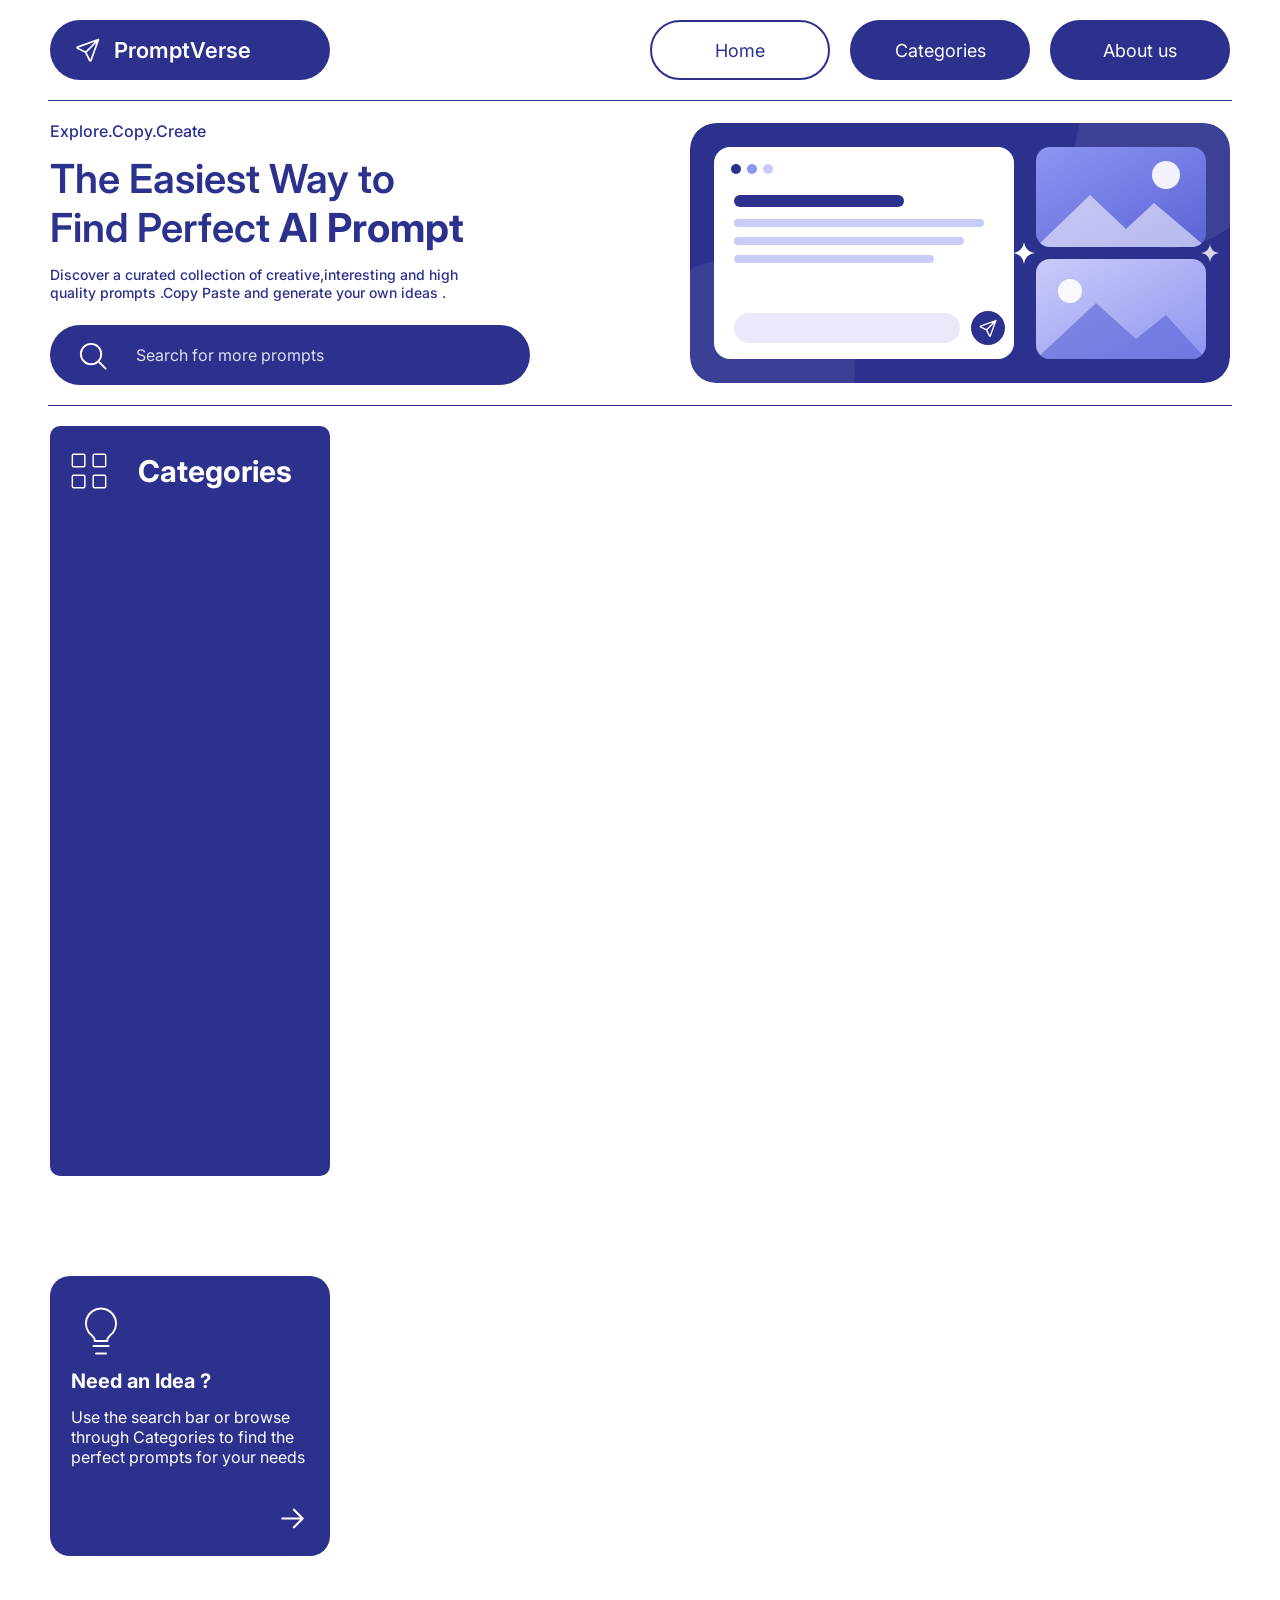
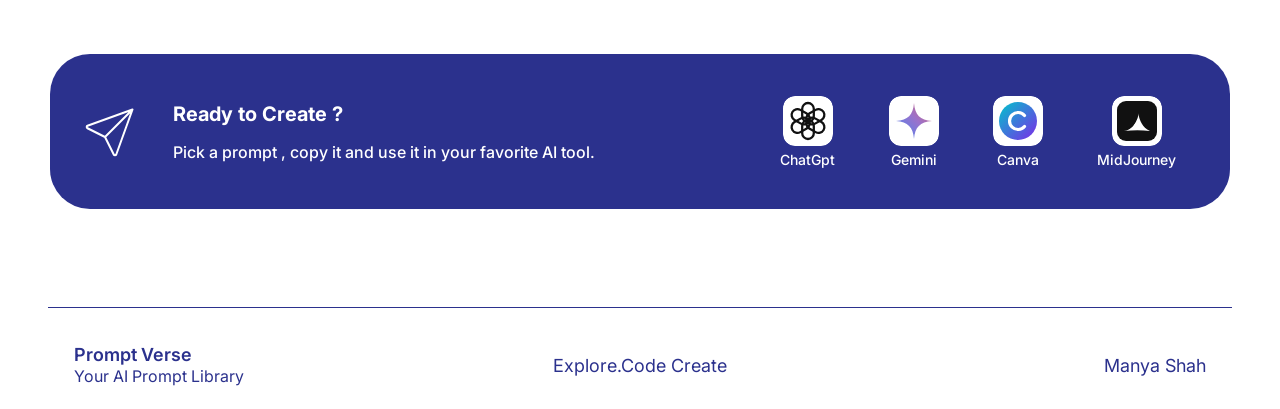
<file: index.html>
<!DOCTYPE html>
<html lang="en">
<head>
<meta charset="utf-8">
<meta name="viewport" content="width=device-width, initial-scale=1">
<title>PromptVerse – Find Perfect AI Prompt</title>
<meta name="description" content="Discover a curated collection of creative, interesting and high quality AI prompts. Copy, paste and generate your own ideas.">
<meta name="theme-color" content="#2b318d">
<link rel="icon" href="assets/favicon.svg" type="image/svg+xml">
<link rel="preconnect" href="https://fonts.googleapis.com">
<link rel="preconnect" href="https://fonts.gstatic.com" crossorigin>
<link rel="stylesheet" href="https://fonts.googleapis.com/css2?family=Inter:wght@400;500;600;700&display=swap">
<link rel="stylesheet" href="css/styles.css">
</head>
<body data-page="home">
<a class="skip" href="#main">Skip to content</a>
<header data-component="header"></header>
<div class="rule"></div>
<main id="main">
  <section class="wrap hero" aria-labelledby="hero-title">
    <div>
      <p class="eyebrow">Explore.Copy.Create</p>
      <h1 id="hero-title">The Easiest Way to<br>Find Perfect <span class="accent">AI Prompt</span></h1>
      <p class="lead">Discover a curated collection of creative,interesting and high quality prompts .Copy Paste and generate your own ideas .</p>
      <form class="search" id="search-form" role="search">
        <label class="sr" for="q">Search for more prompts</label>
        <svg class="icon" aria-hidden="true" focusable="false"><use href="#i-search"/></svg>
        <input id="q" type="search" placeholder="Search for more prompts" autocomplete="off">
      </form>
    </div>
    <div class="hero-art"><img src="assets/images/hero/hero-home.svg" alt="Illustration of an AI prompt window next to generated pictures" width="540" height="260"></div>
  </section>
  <div class="rule"></div>
  <div class="wrap layout">
    <aside class="side">
      <nav class="panel cat-panel" aria-labelledby="cat-title">
        <div class="panel-head"><svg class="icon" aria-hidden="true" focusable="false"><use href="#i-dash"/></svg><h2 id="cat-title">Categories</h2></div>
      </nav>
      <div data-component="idea"></div>
    </aside>
    <section class="home-main" aria-label="Main content"></section>
  </div>
  <div data-component="cta"></div>
</main>
<footer data-component="footer"></footer>
<script src="js/config.js"></script>
<script src="js/data.js"></script>
<script src="js/prompts.js"></script>
<script src="js/components.js"></script>
<script src="js/app.js"></script>
</body>
</html>
</file>
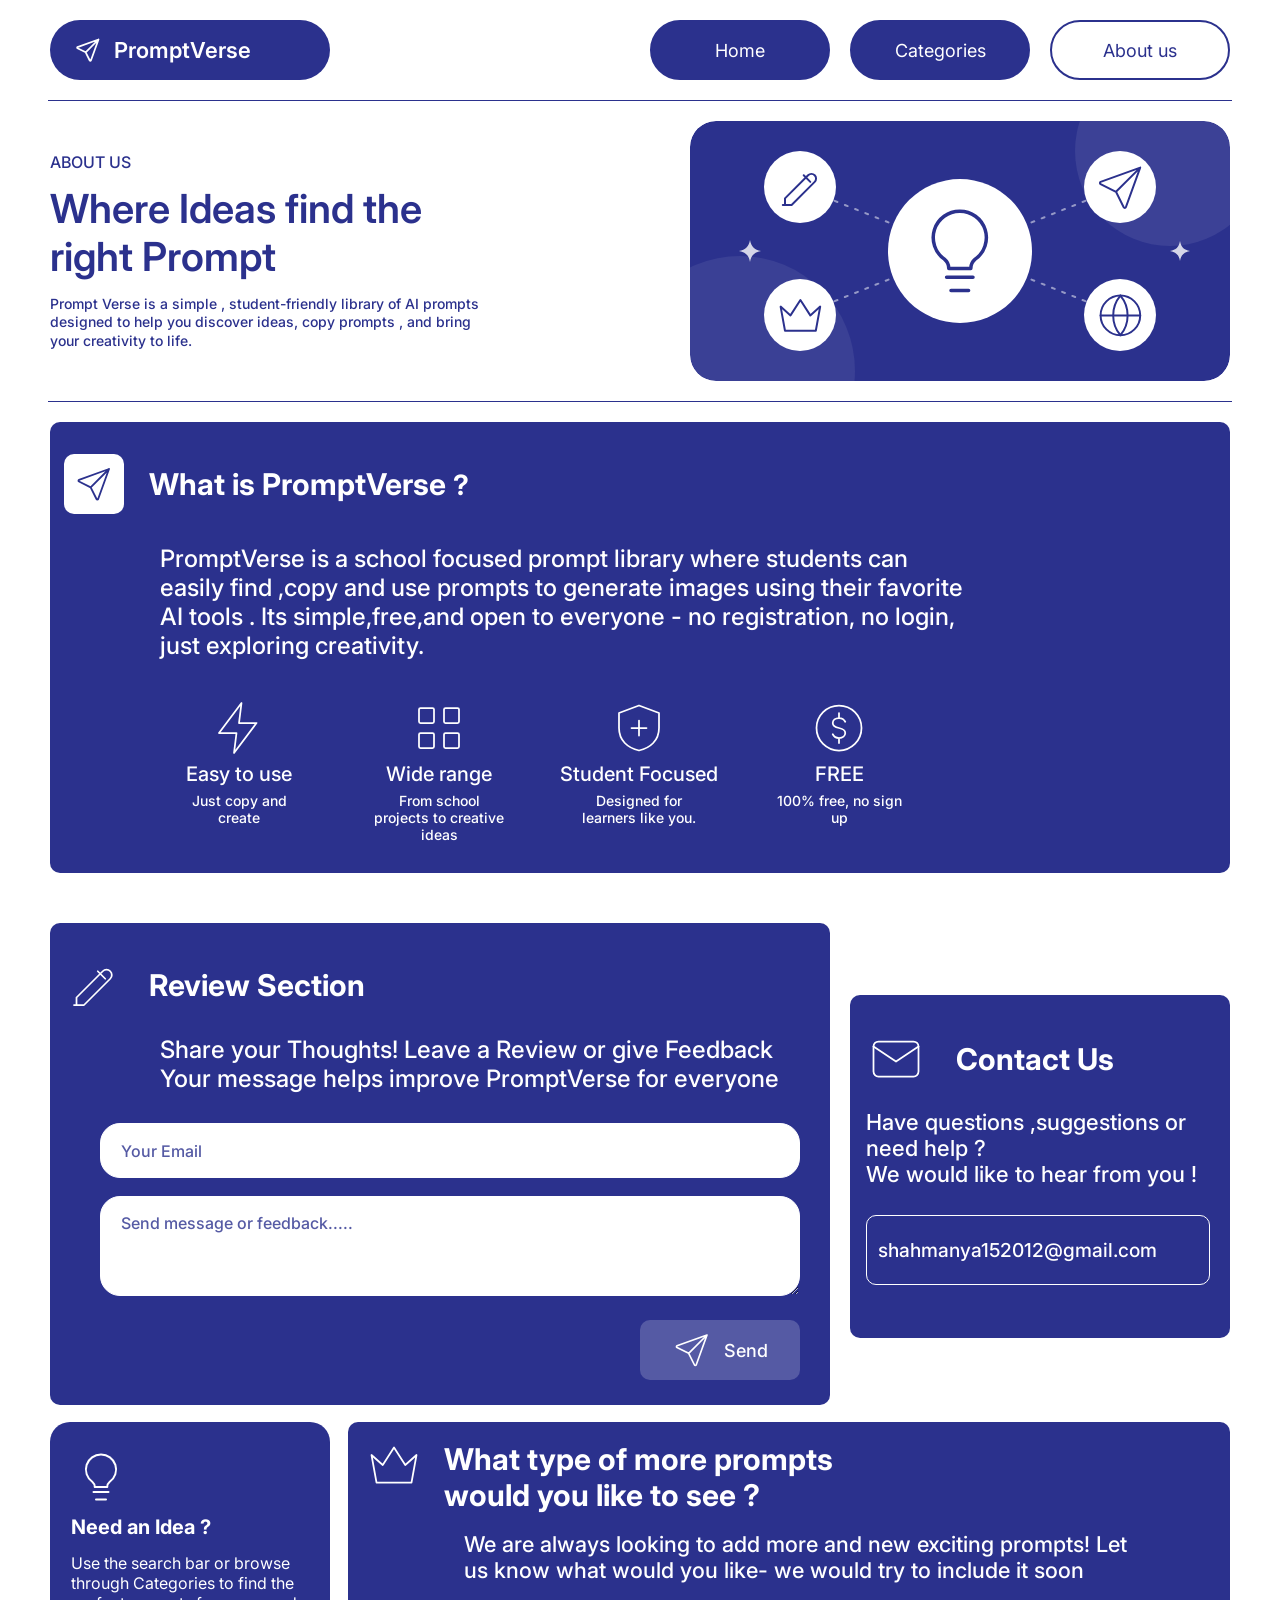
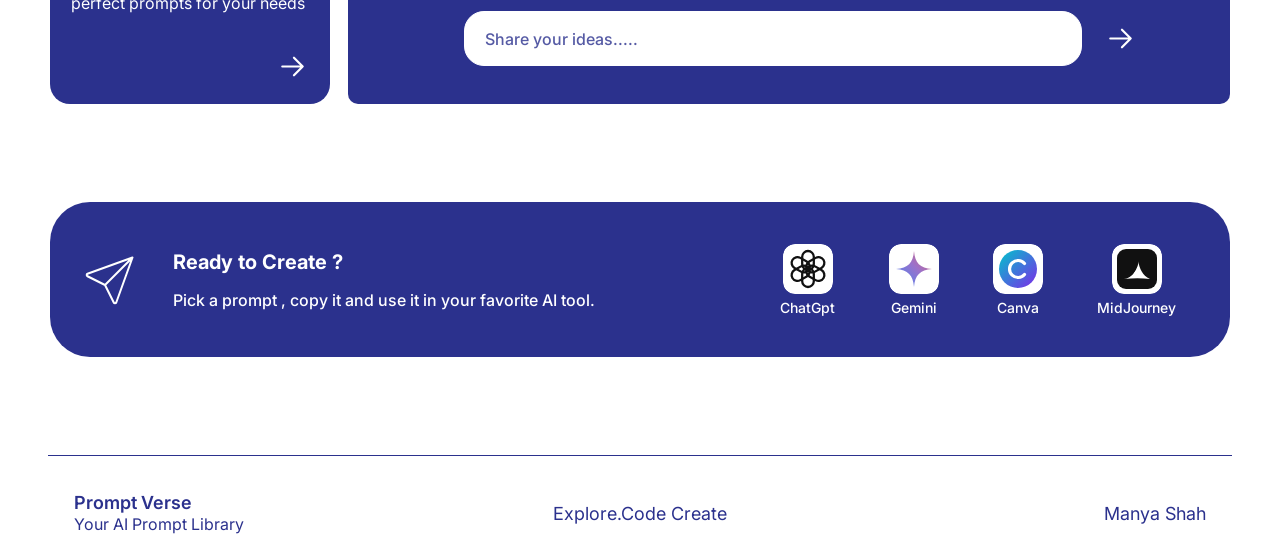
<file: about.html>
<!DOCTYPE html>
<html lang="en">
<head>
<meta charset="utf-8">
<meta name="viewport" content="width=device-width, initial-scale=1">
<title>About us – PromptVerse</title>
<meta name="description" content="PromptVerse is a simple, student-friendly library of AI prompts. Free, no sign up.">
<meta name="theme-color" content="#2b318d">
<link rel="icon" href="assets/favicon.svg" type="image/svg+xml">
<link rel="preconnect" href="https://fonts.googleapis.com">
<link rel="preconnect" href="https://fonts.gstatic.com" crossorigin>
<link rel="stylesheet" href="https://fonts.googleapis.com/css2?family=Inter:wght@400;500;600;700&display=swap">
<link rel="stylesheet" href="css/styles.css">
</head>
<body data-page="about">
<a class="skip" href="#main">Skip to content</a>
<header data-component="header"></header>
<div class="rule"></div>
<main id="main">
  <section class="wrap hero about" aria-labelledby="about-title">
    <div>
      <p class="eyebrow">ABOUT US</p>
      <h1 class="page-title" id="about-title">Where Ideas find the<br>right Prompt</h1>
      <p class="lead">Prompt Verse is a simple , student-friendly library of AI prompts designed to help you discover ideas, copy prompts , and bring your creativity to life.</p>
    </div>
    <div class="hero-art"><img src="assets/images/hero/hero-about.svg" alt="Illustration of a light bulb surrounded by creative tools" width="540" height="260"></div>
  </section>
  <div class="rule"></div>
  <div class="wrap stack">
    <section class="panel what" aria-labelledby="what-title">
      <div class="what-head"><span class="tile"><svg class="icon" aria-hidden="true" focusable="false"><use href="#i-send"/></svg></span><h2 id="what-title">What is PromptVerse <small>?</small></h2></div>
      <p>PromptVerse is a school focused prompt library where students can easily find ,copy and use prompts to generate images using their favorite AI tools . Its simple,free,and open to everyone - no registration, no login, just exploring creativity.</p>
      <ul class="features">
        <li><svg class="icon" aria-hidden="true" focusable="false"><use href="#i-bolt"/></svg><strong>Easy to use</strong><span>Just copy and create</span></li>
        <li><svg class="icon" aria-hidden="true" focusable="false"><use href="#i-dash"/></svg><strong>Wide range</strong><span>From school projects to creative ideas</span></li>
        <li><svg class="icon" aria-hidden="true" focusable="false"><use href="#i-shield"/></svg><strong>Student Focused</strong><span>Designed for learners like you.</span></li>
        <li><svg class="icon" aria-hidden="true" focusable="false"><use href="#i-coin"/></svg><strong>FREE</strong><span>100% free, no sign up</span></li>
      </ul>
    </section>
    <div class="row-2">
      <section class="panel review" id="review" aria-labelledby="review-title">
        <div class="sec-head"><svg class="icon" aria-hidden="true" focusable="false"><use href="#i-edit"/></svg><h2 id="review-title">Review Section</h2></div>
        <p class="intro">Share your Thoughts! Leave a Review or give Feedback Your message helps improve PromptVerse for everyone</p>
        <form class="form" id="review-form" novalidate>
          <input type="text" name="_honey" tabindex="-1" autocomplete="off" aria-hidden="true" style="position:absolute;left:-9999px">
          <div class="field"><label class="sr" for="r-email">Your Email</label><input id="r-email" name="email" type="email" placeholder="Your Email" autocomplete="email" required aria-describedby="review-email-err"><p class="err" id="review-email-err" role="alert"></p></div>
          <div class="field"><label class="sr" for="r-msg">Send message or feedback</label><textarea id="r-msg" name="message" placeholder="Send message or feedback....." required aria-describedby="review-msg-err"></textarea><p class="err" id="review-msg-err" role="alert"></p></div>
          <div class="form-actions"><p class="status" role="status" aria-live="polite"></p><button class="btn-tint" type="submit"><svg class="icon" aria-hidden="true" focusable="false"><use href="#i-send"/></svg>Send</button></div>
        </form>
      </section>
      <section class="panel contact" aria-labelledby="contact-title">
        <div class="sec-head"><svg class="icon" aria-hidden="true" focusable="false"><use href="#i-mail"/></svg><h2 id="contact-title">Contact Us</h2></div>
        <p>Have questions ,suggestions or need help ?<br>We would like to hear from you !</p>
        <a class="mail" id="contact-mail" href="mailto:shahmanya152012@gmail.com" rel="noopener">shahmanya152012@gmail.com</a>
      </section>
    </div>
    <div class="row-3">
      <div data-component="idea"></div>
      <section class="panel suggest" aria-labelledby="suggest-title">
        <div class="sec-head"><svg class="icon" aria-hidden="true" focusable="false"><use href="#i-crown"/></svg><h2 id="suggest-title">What type of more prompts<br>would you like to see ?</h2></div>
        <p>We are always looking to add more and new exciting prompts! Let us know what would you like- we would try to include it soon</p>
        <form class="suggest-form" id="suggest-form" novalidate>
          <label class="sr" for="idea">Share your ideas</label>
          <input id="idea" name="idea" type="text" placeholder="Share your ideas....." aria-describedby="suggest-err">
          <button type="submit" aria-label="Send idea"><svg class="icon" aria-hidden="true" focusable="false"><use href="#i-arrow"/></svg></button>
        </form>
        <p class="err suggest-msg" id="suggest-err" role="alert"></p>
        <p class="status suggest-msg" id="suggest-status" role="status" aria-live="polite"></p>
      </section>
    </div>
  </div>
  <div data-component="cta"></div>
</main>
<footer data-component="footer"></footer>
<script src="js/config.js"></script>
<script src="js/data.js"></script>
<script src="js/prompts.js"></script>
<script src="js/components.js"></script>
<script src="js/app.js"></script>
</body>
</html>
</file>
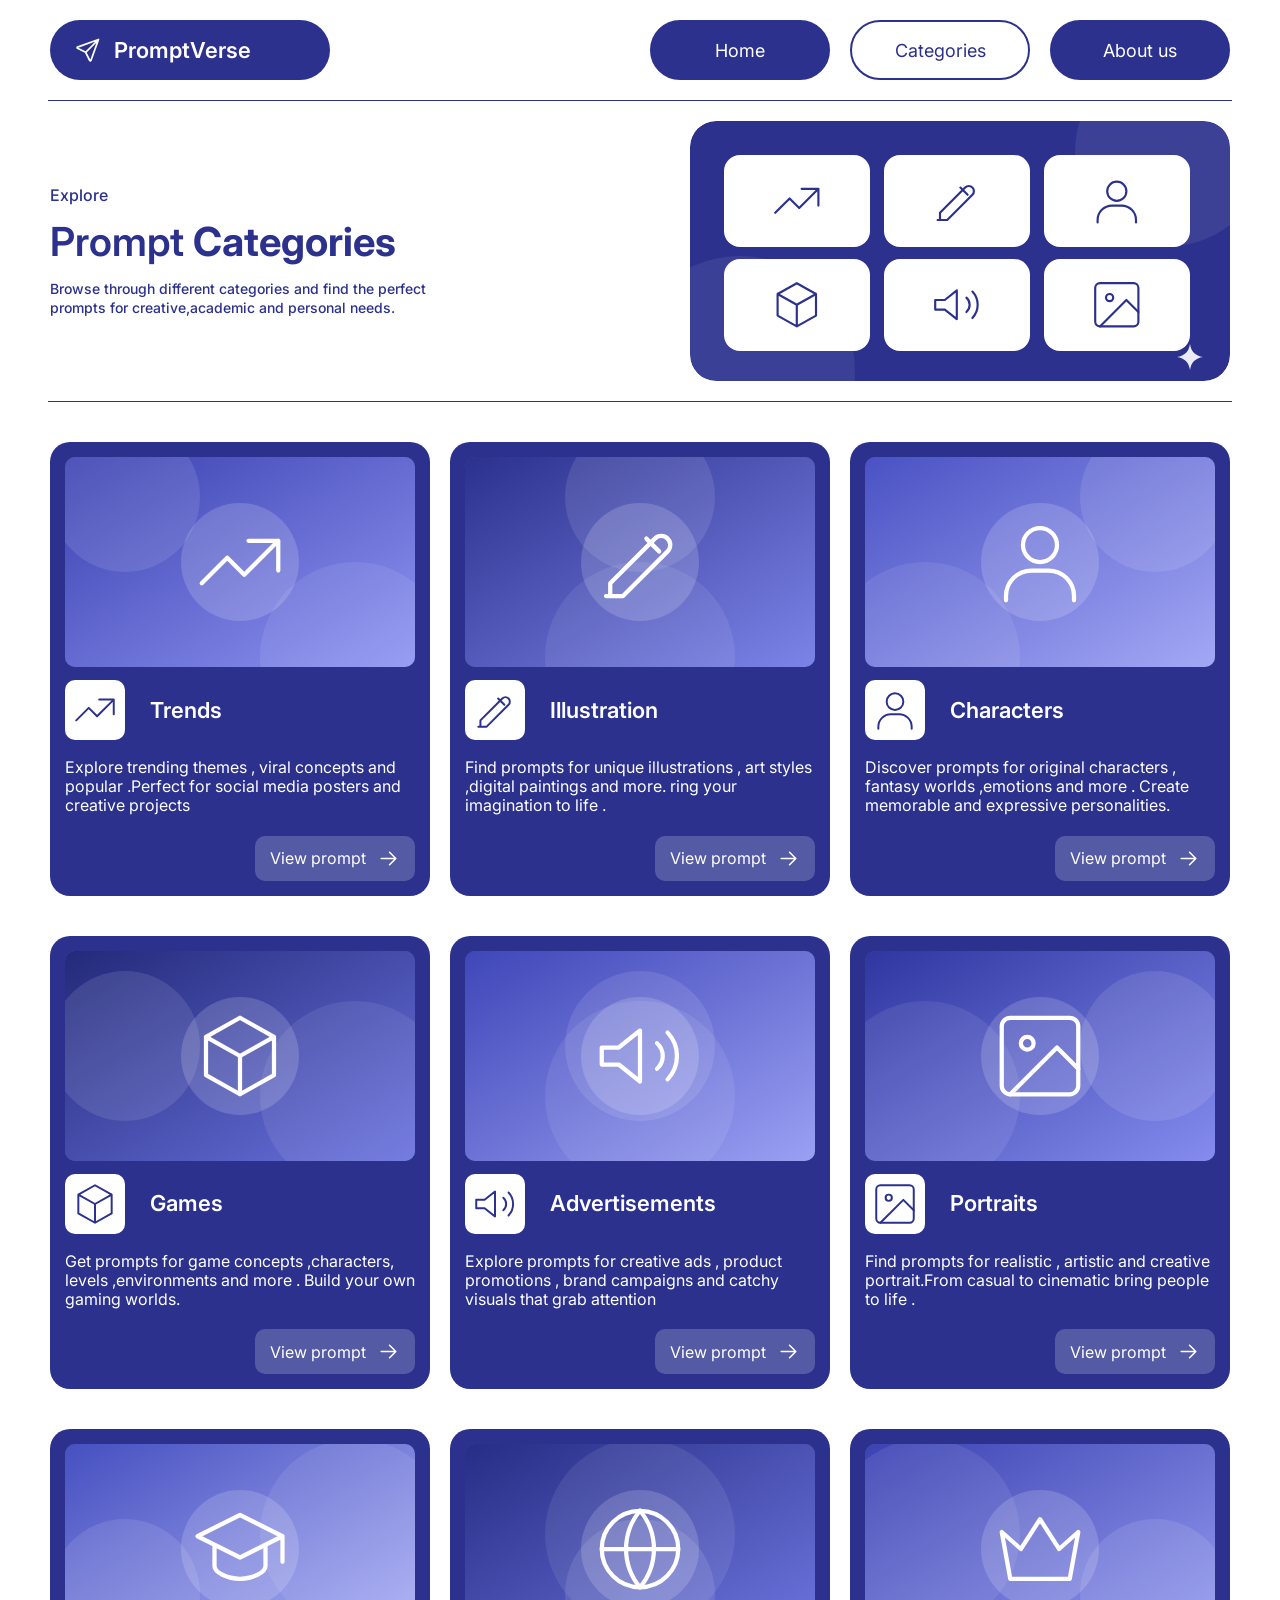
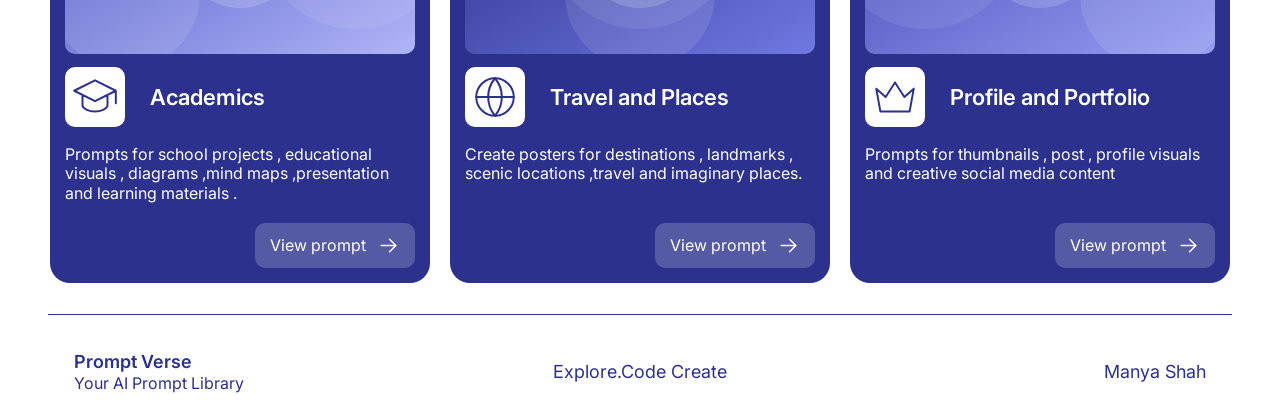
<file: categories.html>
<!DOCTYPE html>
<html lang="en">
<head>
<meta charset="utf-8">
<meta name="viewport" content="width=device-width, initial-scale=1">
<title>Prompt Categories – PromptVerse</title>
<meta name="description" content="Browse through different categories and find the perfect prompts for creative, academic and personal needs.">
<meta name="theme-color" content="#2b318d">
<link rel="icon" href="assets/favicon.svg" type="image/svg+xml">
<link rel="preconnect" href="https://fonts.googleapis.com">
<link rel="preconnect" href="https://fonts.gstatic.com" crossorigin>
<link rel="stylesheet" href="https://fonts.googleapis.com/css2?family=Inter:wght@400;500;600;700&display=swap">
<link rel="stylesheet" href="css/styles.css">
</head>
<body data-page="categories">
<a class="skip" href="#main">Skip to content</a>
<header data-component="header"></header>
<div class="rule"></div>
<main id="main">
  <section class="wrap hero" aria-labelledby="page-title">
    <div>
      <p class="eyebrow">Explore</p>
      <h1 class="page-title" id="page-title">Prompt <span class="accent">Categories</span></h1>
      <p class="lead">Browse through different categories and find the perfect prompts for creative,academic and personal needs.</p>
    </div>
    <div class="hero-art"><img src="assets/images/hero/hero-categories.svg" alt="Illustration of prompt category icons" width="540" height="260"></div>
  </section>
  <div class="rule"></div>
  <section class="wrap cat-page" aria-label="Prompt categories">
    <p class="eyebrow" id="q-note" hidden style="margin-bottom:20px"></p>
    <div class="grid" id="cat-grid"></div>
    <p class="empty" id="empty" hidden>No categories found.</p>
  </section>
</main>
<footer data-component="footer"></footer>
<script src="js/config.js"></script>
<script src="js/data.js"></script>
<script src="js/prompts.js"></script>
<script src="js/components.js"></script>
<script src="js/app.js"></script>
</body>
</html>
</file>
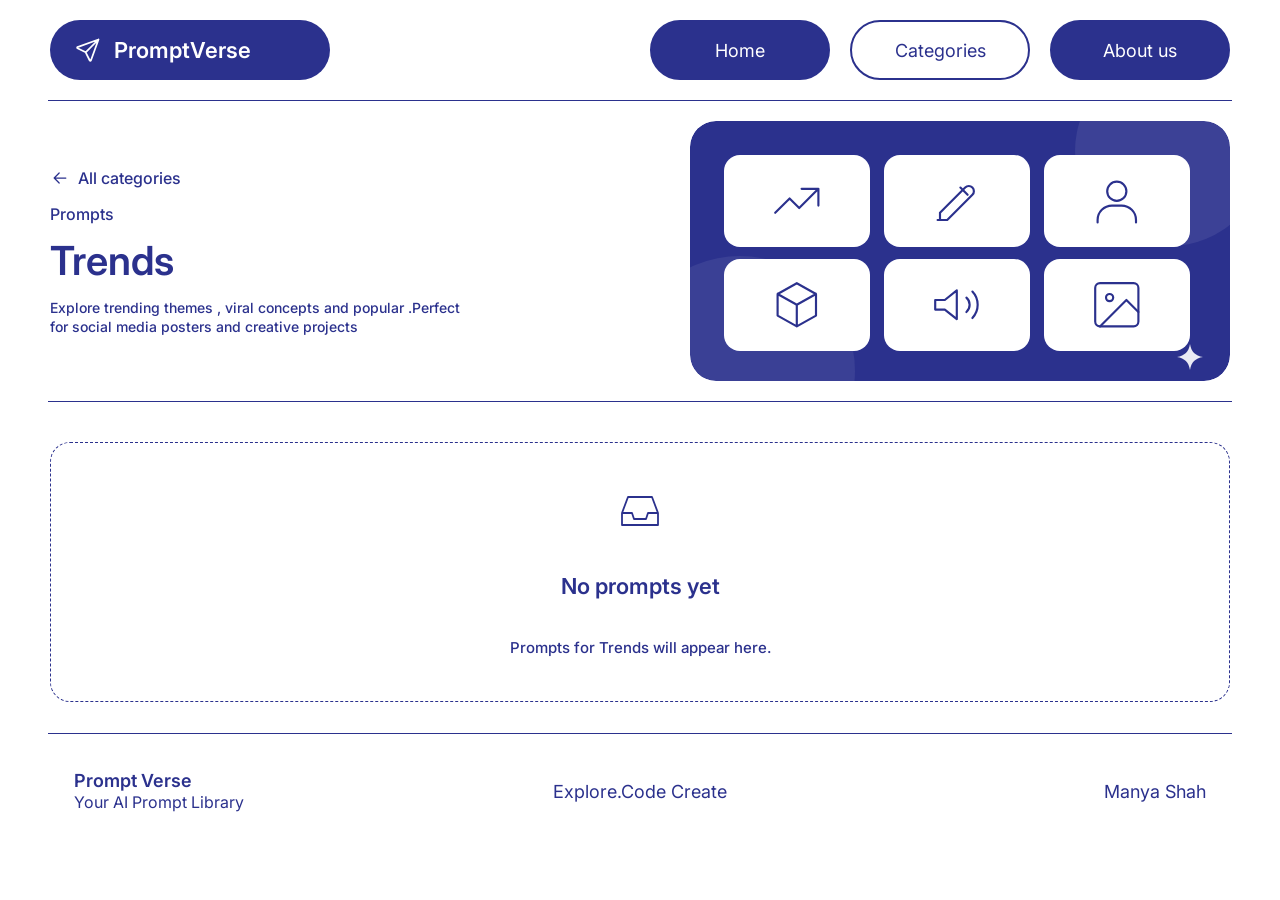
<file: prompts.html>
<!DOCTYPE html>
<html lang="en">
<head>
<meta charset="utf-8">
<meta name="viewport" content="width=device-width, initial-scale=1">
<title>Prompts – PromptVerse</title>
<meta name="description" content="Copy ready-to-use AI prompts.">
<meta name="theme-color" content="#2b318d">
<link rel="icon" href="assets/favicon.svg" type="image/svg+xml">
<link rel="preconnect" href="https://fonts.googleapis.com">
<link rel="preconnect" href="https://fonts.gstatic.com" crossorigin>
<link rel="stylesheet" href="https://fonts.googleapis.com/css2?family=Inter:wght@400;500;600;700&display=swap">
<link rel="stylesheet" href="css/styles.css">
</head>
<body data-page="prompts">
<a class="skip" href="#main">Skip to content</a>
<header data-component="header"></header>
<div class="rule"></div>
<main id="main">
  <section class="wrap hero" aria-labelledby="cat-title">
    <div>
      <a class="back" href="categories.html"><svg class="icon" aria-hidden="true" focusable="false"><use href="#i-arrow"/></svg>All categories</a>
      <p class="eyebrow">Prompts</p>
      <h1 class="page-title" id="cat-title"></h1>
      <p class="lead" id="cat-desc"></p>
    </div>
    <div class="hero-art"><img src="assets/images/hero/hero-categories.svg" alt="Illustration of prompt category icons" width="540" height="260"></div>
  </section>
  <div class="rule"></div>
  <section class="wrap cat-page" aria-label="Prompts">
    <div class="grid" id="prompt-grid"></div>
  </section>
</main>
<footer data-component="footer"></footer>
<script src="js/config.js"></script>
<script src="js/data.js"></script>
<script src="js/prompts.js"></script>
<script src="js/components.js"></script>
<script src="js/app.js"></script>
</body>
</html>
</file>
<file: css/styles.css>
/* PromptVerse – built from Figma "Prompt-verse design" (1440px frames).
   Colours: white background, #2b318d for all other content. */
:root{
  --blue:#2b318d; --blue-dark:#1f2470; --white:#fff;
  --tint:rgba(255,255,255,.2); --tint-hover:rgba(255,255,255,.32);
  --wrap:1180px; --pad:clamp(16px,4vw,48px);
  --font:Inter,system-ui,-apple-system,"Segoe UI",Roboto,Arial,sans-serif;
  --ease:.2s ease;
}
*,*::before,*::after{box-sizing:border-box}
*{margin:0}
html{scroll-behavior:smooth;-webkit-text-size-adjust:100%;text-size-adjust:100%}
body{font-family:var(--font);color:var(--blue);background:var(--white);line-height:normal;-webkit-font-smoothing:antialiased;overflow-x:hidden;overflow-wrap:break-word}
img,svg{display:block;max-width:100%}
button,input,textarea{font:inherit;color:inherit}
button{cursor:pointer;-webkit-tap-highlight-color:transparent}
a{color:inherit}
:focus-visible{outline:3px solid var(--blue);outline-offset:3px}
.panel :focus-visible,.card :focus-visible,.cta-inner :focus-visible,.pill:focus-visible,.logo:focus-visible,.search:focus-within{outline-color:#fff;box-shadow:0 0 0 2px var(--blue)}
.sr{position:absolute;width:1px;height:1px;overflow:hidden;clip:rect(0 0 0 0);white-space:nowrap}
.skip{position:absolute;left:-999px;top:8px;background:var(--blue);color:#fff;padding:10px 16px;border-radius:8px;z-index:100}
.skip:focus{left:8px}
.wrap{max-width:calc(var(--wrap) + 2*var(--pad));margin-inline:auto;padding-inline:var(--pad)}
.rule{height:1px;background:var(--blue);width:min(1295px,calc(100% - 2*var(--pad)));margin-inline:auto}
.icon{width:1em;height:1em;fill:none;stroke:currentColor;stroke-width:var(--sw,1.5);stroke-linecap:round;stroke-linejoin:round;flex:none}

/* ---------- Header ---------- */
.site-header{height:100px;background:rgba(255,255,255,.5);position:relative;z-index:30}
.site-header .bar{height:100%;display:flex;align-items:center;justify-content:space-between;gap:20px}
.logo{display:flex;align-items:center;gap:12px;height:60px;width:280px;max-width:100%;padding:0 24px;border-radius:50px;background:var(--blue);color:#fff;font-size:22px;font-weight:600;text-decoration:none;white-space:nowrap;transition:background var(--ease),transform var(--ease)}
.logo .icon{font-size:28px}
.logo:hover{background:var(--blue-dark);transform:translateY(-2px)}
.nav{display:flex;align-items:center;gap:20px}
.pill{height:60px;width:180px;padding:0 16px;border-radius:50px;border:2px solid var(--blue);background:var(--blue);color:#fff;font-size:18px;display:inline-flex;align-items:center;justify-content:center;text-decoration:none;white-space:nowrap;transition:background var(--ease),color var(--ease),transform var(--ease)}
.pill:hover{background:var(--blue-dark);transform:translateY(-2px)}
.pill:active{transform:translateY(0)}
.pill[aria-current="page"]{background:#fff;color:var(--blue)}
.menu-btn{display:none;width:52px;height:52px;border-radius:50%;border:0;background:var(--blue);color:#fff;font-size:26px;align-items:center;justify-content:center;transition:background var(--ease)}
.menu-btn:hover{background:var(--blue-dark)}

/* ---------- Hero ---------- */
.hero{display:grid;grid-template-columns:minmax(0,1fr) minmax(0,540px);gap:24px;align-items:center;padding-top:20px;padding-bottom:20px}
.hero.about{padding-top:20px}
.hero-art{width:100%}
.hero-art img{width:100%;height:auto;border-radius:26px;aspect-ratio:540/260}
.eyebrow{font-size:16px;font-weight:500}
.hero h1,.page-title{font-size:clamp(30px,5vw,40px);font-weight:600;margin-top:13px}
.page-title{font-weight:400;line-height:1.2}
.accent{font-weight:700}
.lead{font-size:14px;font-weight:500;margin-top:14px;max-width:430px;line-height:1.3}
.search{display:flex;align-items:center;gap:24px;width:480px;max-width:100%;height:60px;margin-top:23px;padding:0 25px;border-radius:30px;background:var(--blue);color:#fff;transition:box-shadow var(--ease),background var(--ease)}
.search:hover{background:var(--blue-dark)}
.search:focus-within{box-shadow:0 0 0 3px #fff,0 0 0 6px var(--blue)}
.search .icon{font-size:35px;--sw:1.3}
.search input{flex:1;min-width:0;height:100%;background:none;border:0;outline:0;color:#fff;font-size:16px}
.search input::placeholder{color:rgba(255,255,255,.85)}
.search input::-webkit-search-cancel-button{filter:invert(1)}
.back{display:inline-flex;align-items:center;gap:8px;margin-bottom:14px;font-size:16px;font-weight:500;text-decoration:none;border-radius:8px;padding:2px 0}
.back .icon{transform:rotate(180deg);font-size:20px}
.back:hover{text-decoration:underline}

/* ---------- Home layout ---------- */
.layout{display:grid;grid-template-columns:280px minmax(0,1fr);gap:40px;padding-top:20px;align-items:start}
.panel{background:var(--blue);color:#fff;border-radius:10px}
.cat-panel{min-height:750px;padding:20px 0}
.panel-head{display:flex;align-items:center;gap:24px;padding-left:14px}
.panel-head .icon{font-size:50px;--sw:.7}
.panel-head h2{font-size:30px;font-weight:700}
.side .idea{margin-top:100px}
.idea{width:280px;max-width:100%;min-height:280px;border-radius:20px;padding:25px 20px 20px 21px;display:flex;flex-direction:column;background:var(--blue);color:#fff}
.idea .icon-lg{font-size:60px;--sw:.8}
.idea h3{font-size:20px;font-weight:700;margin-top:8px}
.idea p{font-size:16px;margin-top:14px;max-width:237px}
.idea a{margin-top:auto;align-self:flex-end;font-size:35px;color:#fff;border-radius:50%;transition:transform var(--ease)}
.idea a:hover{transform:translateX(5px)}
.empty{font-size:20px;font-weight:500;padding:40px 0}

/* ---------- Cards (categories + prompts) ---------- */
.grid{display:grid;grid-template-columns:repeat(3,minmax(0,1fr));gap:40px 20px}
.card{background:var(--blue);color:#fff;border-radius:20px;padding:15px;min-height:450px;display:flex;flex-direction:column;transition:transform .25s ease,box-shadow .25s ease;animation:rise .45s ease both}
.card:hover{transform:translateY(-4px);box-shadow:0 14px 28px rgba(43,49,141,.3)}
.card-img{aspect-ratio:350/210;border-radius:10px;overflow:hidden;background:rgba(255,255,255,.15)}
.card-img img{width:100%;height:100%;object-fit:cover;object-position:center top}
.card-head{display:flex;align-items:center;gap:25px;margin-top:13px}
.tile{width:60px;height:60px;border-radius:10px;background:#fff;color:var(--blue);display:grid;place-items:center;flex:none}
.tile .icon{font-size:50px;--sw:.95}
.card h3{font-size:22px;font-weight:600;line-height:1.2}
.card p{font-size:16px;line-height:1.2;margin-top:18px}
.card-foot{margin-top:auto;padding-top:20px;display:flex;justify-content:flex-end}
.btn-view{width:160px;height:45px;border-radius:10px;border:0;background:var(--tint);color:#fff;display:inline-flex;align-items:center;justify-content:center;gap:10px;font-size:16px;text-decoration:none;transition:background var(--ease),transform var(--ease)}
.btn-view .icon{font-size:25px;transition:transform var(--ease)}
.btn-view:hover{background:var(--tint-hover)}
.btn-view:hover .icon{transform:translateX(3px)}
.btn-view:active{transform:scale(.97)}
@keyframes rise{from{opacity:0;transform:translateY(14px)}to{opacity:1;transform:none}}
/* prompt cards */
.card.is-prompt{min-height:0;cursor:pointer}
.card.is-prompt:focus-visible{outline:3px solid var(--blue);outline-offset:4px}
.copy-row{display:flex;justify-content:flex-end;margin-top:12px}
.copy-btn{display:inline-flex;align-items:center;justify-content:center;gap:6px;min-width:44px;height:44px;padding:0 12px;border:0;border-radius:10px;background:var(--tint);color:#fff;font-size:15px;transition:background var(--ease),transform var(--ease)}
.copy-btn .icon{font-size:24px;--sw:1.4}
.copy-btn:hover{background:var(--tint-hover)}
.copy-btn:active{transform:scale(.95)}
.card.is-prompt .clamp{display:-webkit-box;-webkit-line-clamp:3;line-clamp:3;-webkit-box-orient:vertical;overflow:hidden;font-size:16px;line-height:1.35;margin-top:10px;white-space:normal}
.card.is-prompt .card-foot{padding-top:16px}
.cat-page{padding-top:40px;padding-bottom:31px}
.no-prompts{display:grid;place-items:center;text-align:center;gap:10px;min-height:260px;border:1.5px dashed var(--blue);border-radius:20px;padding:30px;font-size:22px;font-weight:600}
.no-prompts .icon{font-size:48px;--sw:.9}
.no-prompts span{font-size:15px;font-weight:500}

/* ---------- CTA band ---------- */
.cta{margin-block:98px}
.cta-inner{background:var(--blue);color:#fff;border-radius:40px;min-height:155px;padding:20px 30px;display:flex;align-items:center;justify-content:space-between;gap:24px}
.cta-main{display:flex;align-items:center;gap:33px;min-width:0}
.cta-main>.icon{font-size:60px;--sw:.8}
.cta h2{font-size:20px;font-weight:700}
.cta p{font-size:16px;font-weight:500;margin-top:16px}
.tools{list-style:none;display:flex;gap:46px;padding-right:20px}
.tools li{list-style:none}
.tools a{display:flex;flex-direction:column;align-items:center;gap:5px;font-size:14px;font-weight:500;text-decoration:none;color:#fff;border-radius:10px;padding:2px 4px;min-width:56px}
.tools img{width:50px;height:50px;border-radius:12px;transition:transform var(--ease)}
.tools a:hover img,.tools a:focus-visible img{transform:scale(1.12)}
.tools a:hover span{text-decoration:underline}

/* ---------- About page ---------- */
.stack{display:grid;gap:17px;padding-top:20px}
.what{padding:32px 14px 30px;min-height:394px}
.what-head,.sec-head{display:flex;align-items:center;gap:25px}
.what-head .tile .icon{font-size:40px;--sw:1.1}
.what h2{font-size:30px;font-weight:700}
.what h2 small{font-size:28px}
.what>p{font-size:clamp(17px,2.2vw,24px);font-weight:500;max-width:806px;margin:30px 0 0 96px}
.features{list-style:none;display:grid;grid-template-columns:repeat(4,200px);margin:38px 0 0 35px;text-align:center}
.features li{display:flex;flex-direction:column;align-items:center}
.features .icon{font-size:60px;--sw:.7}
.features strong{font-size:20px;font-weight:500;margin-top:4px}
.features span{font-size:14px;font-weight:500;margin-top:6px;max-width:130px}
.row-2{display:grid;grid-template-columns:780px minmax(0,1fr);gap:20px;margin-top:33px;align-items:start}
.review{padding:32px 30px 24px 14px;min-height:482px;border-radius:10px}
.sec-head>.icon{font-size:60px;--sw:.7}
.sec-head h2{font-size:30px;font-weight:700}
.review .intro{font-size:clamp(17px,2vw,24px);font-weight:500;margin:20px 0 0 96px;max-width:640px}
.form{display:grid;gap:18px;margin:30px 0 0 36px}
.field{display:grid;gap:6px}
.field input,.field textarea,.suggest-form input{width:100%;background:#fff;color:var(--blue);border:1px solid #fff;border-radius:20px;padding:0 20px;font-size:16px;font-weight:500;transition:box-shadow var(--ease),border-color var(--ease)}
.field input{height:55px}
.field textarea{height:100px;padding-top:16px;resize:vertical;min-height:100px}
.field input::placeholder,.field textarea::placeholder,.suggest-form input::placeholder{color:rgba(43,49,141,.8)}
.field [aria-invalid="true"],.suggest-form [aria-invalid="true"]{border-color:#ffb4b4;box-shadow:0 0 0 3px #ffb4b4}
.err{font-size:14px;color:#ffd5d5}
.err:empty{display:none}
.btn-tint{display:inline-flex;align-items:center;justify-content:center;gap:12px;width:160px;height:60px;border:0;border-radius:10px;background:var(--tint);color:#fff;font-size:18px;font-weight:500;transition:background var(--ease),transform var(--ease)}
.btn-tint .icon{font-size:40px;--sw:1}
.btn-tint:hover{background:var(--tint-hover)}
.btn-tint:active{transform:scale(.97)}
.btn-tint:disabled,.btn-tint[aria-busy="true"]{opacity:.55;cursor:progress}
.form-actions{display:flex;align-items:center;justify-content:flex-end;gap:16px;margin-top:6px}
.status{font-size:15px;font-weight:500;margin-right:auto}
.status.bad{color:#ffd5d5}
.contact{padding:34px 20px 30px 16px;margin-top:72px;min-height:343px}
.contact .sec-head{gap:30px}
.contact p{font-size:22px;font-weight:500;margin-top:20px}
.mail{display:block;margin-top:28px;padding:22px 11px;border:1px solid #fff;border-radius:10px;font-size:clamp(15px,1.5vw,20px);font-weight:500;text-decoration:none;overflow-wrap:anywhere;transition:background var(--ease),color var(--ease)}
.mail:hover{background:#fff;color:var(--blue)}
.row-3{display:grid;grid-template-columns:280px minmax(0,1fr);gap:18px}
.suggest{padding:13px 20px 20px 16px;min-height:280px;border-radius:10px}
.suggest .sec-head{align-items:flex-start;gap:20px}
.suggest h2{font-size:30px;font-weight:700;margin-top:6px}
.suggest>p{font-size:clamp(16px,1.7vw,22px);font-weight:500;margin:18px 0 0 100px;max-width:677px}
.suggest-form{display:flex;align-items:center;gap:14px;margin:28px 0 0 100px;max-width:680px}
.suggest-form input{height:55px;flex:1;min-width:0}
.suggest-form button{background:none;border:0;color:#fff;font-size:35px;border-radius:50%;width:48px;height:48px;display:grid;place-items:center;transition:transform var(--ease)}
.suggest-form button:hover{transform:translateX(5px)}
.suggest-form button:disabled,.suggest-form button[aria-busy="true"]{opacity:.55;cursor:progress}
.suggest-msg{margin:8px 0 0 100px}

/* ---------- Footer (from Figma) ---------- */
.site-footer{padding-bottom:23px}
.footer-row{display:grid;grid-template-columns:1fr auto 1fr;align-items:center;gap:20px;padding:36px 24px 0;font-size:18px}
.footer-row .brand b{display:block;font-weight:600;font-size:18px}
.footer-row .brand span{font-size:16px}
.footer-row .mid{text-align:center}
.footer-row .by{text-align:right}

/* ---------- Dialog (prompt popup) ---------- */
.pdlg{border:0;border-radius:20px;padding:0;width:min(980px,calc(100% - 32px));max-height:min(92vh,92dvh);background:#fff;color:var(--blue);margin:auto;box-shadow:0 20px 60px rgba(0,0,0,.35);overflow:hidden}
.pdlg[open]{display:grid;grid-template-columns:minmax(0,380px) minmax(0,1fr)}
.pdlg::backdrop{background:rgba(43,49,141,.6)}
.pdlg-img{background:var(--blue);display:grid;place-items:center;padding:16px;max-height:min(92vh,92dvh);overflow:auto}
.pdlg-img img{width:100%;height:auto;max-height:calc(min(92vh,92dvh) - 32px);object-fit:contain;border-radius:12px}
.pdlg-body{display:flex;flex-direction:column;min-height:0;max-height:min(92vh,92dvh)}
.pdlg-top{display:flex;align-items:center;gap:12px;padding:18px 18px 14px 22px;border-bottom:1px solid rgba(43,49,141,.2)}
.pdlg-top h2{font-size:22px;font-weight:700;flex:1;min-width:0}
.pdlg .copy-btn{background:var(--blue);color:#fff}
.pdlg .copy-btn:hover{background:var(--blue-dark)}
.pdlg-close{width:44px;height:44px;border-radius:50%;border:0;background:#fff;color:var(--blue);border:1.5px solid var(--blue);font-size:20px;display:grid;place-items:center;flex:none;transition:background var(--ease),color var(--ease)}
.pdlg-close:hover{background:var(--blue);color:#fff}
.pdlg-text{padding:18px 22px 24px;overflow:auto;font-size:15.5px;line-height:1.55;white-space:pre-wrap;overflow-wrap:anywhere}

/* ---------- Tablet ---------- */
@media (max-width:1100px){
  .hero{grid-template-columns:minmax(0,1fr) minmax(0,420px)}
  .layout{grid-template-columns:1fr;gap:24px}
  .cat-panel{min-height:0}
  .side{display:grid;grid-template-columns:minmax(0,1fr) 280px;gap:24px;align-items:stretch}
  .side .idea{margin-top:0;width:100%}
  .grid{grid-template-columns:repeat(2,minmax(0,1fr))}
  .row-2,.row-3{grid-template-columns:1fr}
  .contact{margin-top:0}
  .features{grid-template-columns:repeat(4,minmax(0,1fr));margin-left:0}
  .what>p,.review .intro,.suggest>p,.suggest-form,.suggest-msg{margin-left:0}
  .form{margin-left:0}
  .cta-inner{flex-wrap:wrap}
  .tools{padding-right:0}
}

/* ---------- Mobile (rebuilt) ---------- */
@media (max-width:860px){
  .site-header{height:76px}
  .menu-btn{display:inline-flex}
  .nav{display:none;position:absolute;left:var(--pad);right:var(--pad);top:68px;flex-direction:column;align-items:stretch;gap:10px;padding:14px;background:#fff;border:1px solid var(--blue);border-radius:24px;box-shadow:0 14px 30px rgba(43,49,141,.25)}
  .nav.open{display:flex}
  .pill{width:100%;height:52px}
  .logo{width:auto;height:52px;flex:1;max-width:260px;font-size:20px;padding:0 18px}
  .hero{grid-template-columns:1fr;gap:20px;padding-top:24px;padding-bottom:24px}
  .hero-art{order:2;max-width:540px}
  .lead{max-width:none}
  .search{width:100%;height:56px;gap:14px;padding:0 20px}
  .search .icon{font-size:28px}
  .side{grid-template-columns:1fr}
  .side .idea{min-height:0}
  .idea a{margin-top:16px}
  .panel-head .icon{font-size:42px}
  .panel-head h2{font-size:26px}
  .cat-panel{padding:16px 0}
  .cat-page{padding-top:28px}
  .card{min-height:0}
}
@media (max-width:700px){
  .grid{grid-template-columns:1fr;gap:20px}
  .card-head{gap:16px}
  .card h3{font-size:20px}
  .no-prompts{font-size:19px;min-height:200px}
  .cta{margin-block:48px}
  .cta-inner{flex-direction:column;align-items:flex-start;border-radius:28px;padding:24px 20px;gap:22px}
  .cta-main{gap:16px;align-items:flex-start}
  .cta-main>.icon{font-size:48px}
  .tools{width:100%;display:grid;grid-template-columns:repeat(4,minmax(0,1fr));gap:10px}
  .tools a{min-width:0;font-size:13px}
  .what{padding:22px 16px}
  .what-head,.sec-head{gap:16px}
  .what h2,.sec-head h2,.suggest h2{font-size:23px}
  .what h2 small{font-size:22px}
  .sec-head>.icon{font-size:48px}
  .features{grid-template-columns:repeat(2,minmax(0,1fr));gap:24px 12px;margin-top:28px}
  .features span{max-width:none}
  .review{padding:22px 16px}
  .contact{padding:22px 16px}
  .contact p{font-size:18px}
  .suggest{padding:22px 16px}
  .suggest-form{gap:8px}
  .form-actions{flex-wrap:wrap}
  .form-actions .btn-tint{width:100%}
  .footer-row{grid-template-columns:1fr;text-align:center;gap:12px;padding:28px 8px 0}
  .footer-row .by{text-align:center}
  .pdlg{width:100%;max-width:100%;max-height:94dvh;margin:auto 0 0;border-radius:20px 20px 0 0}
  .pdlg[open]{grid-template-columns:1fr;grid-template-rows:auto minmax(0,1fr)}
  .pdlg-img{max-height:32dvh;padding:12px}
  .pdlg-img img{max-height:calc(32dvh - 24px)}
  .pdlg-body{max-height:none;min-height:0}
  .pdlg-top h2{font-size:19px}
}
@media (max-width:420px){
  .hero h1,.page-title{font-size:28px}
  .logo{font-size:18px;padding:0 14px;gap:8px}
  .logo .icon{font-size:24px}
  .tools img{width:44px;height:44px}
  .card{padding:12px}
}
@media (prefers-reduced-motion:reduce){
  *,*::before,*::after{animation:none!important;transition:none!important;scroll-behavior:auto!important}
}
</file>
